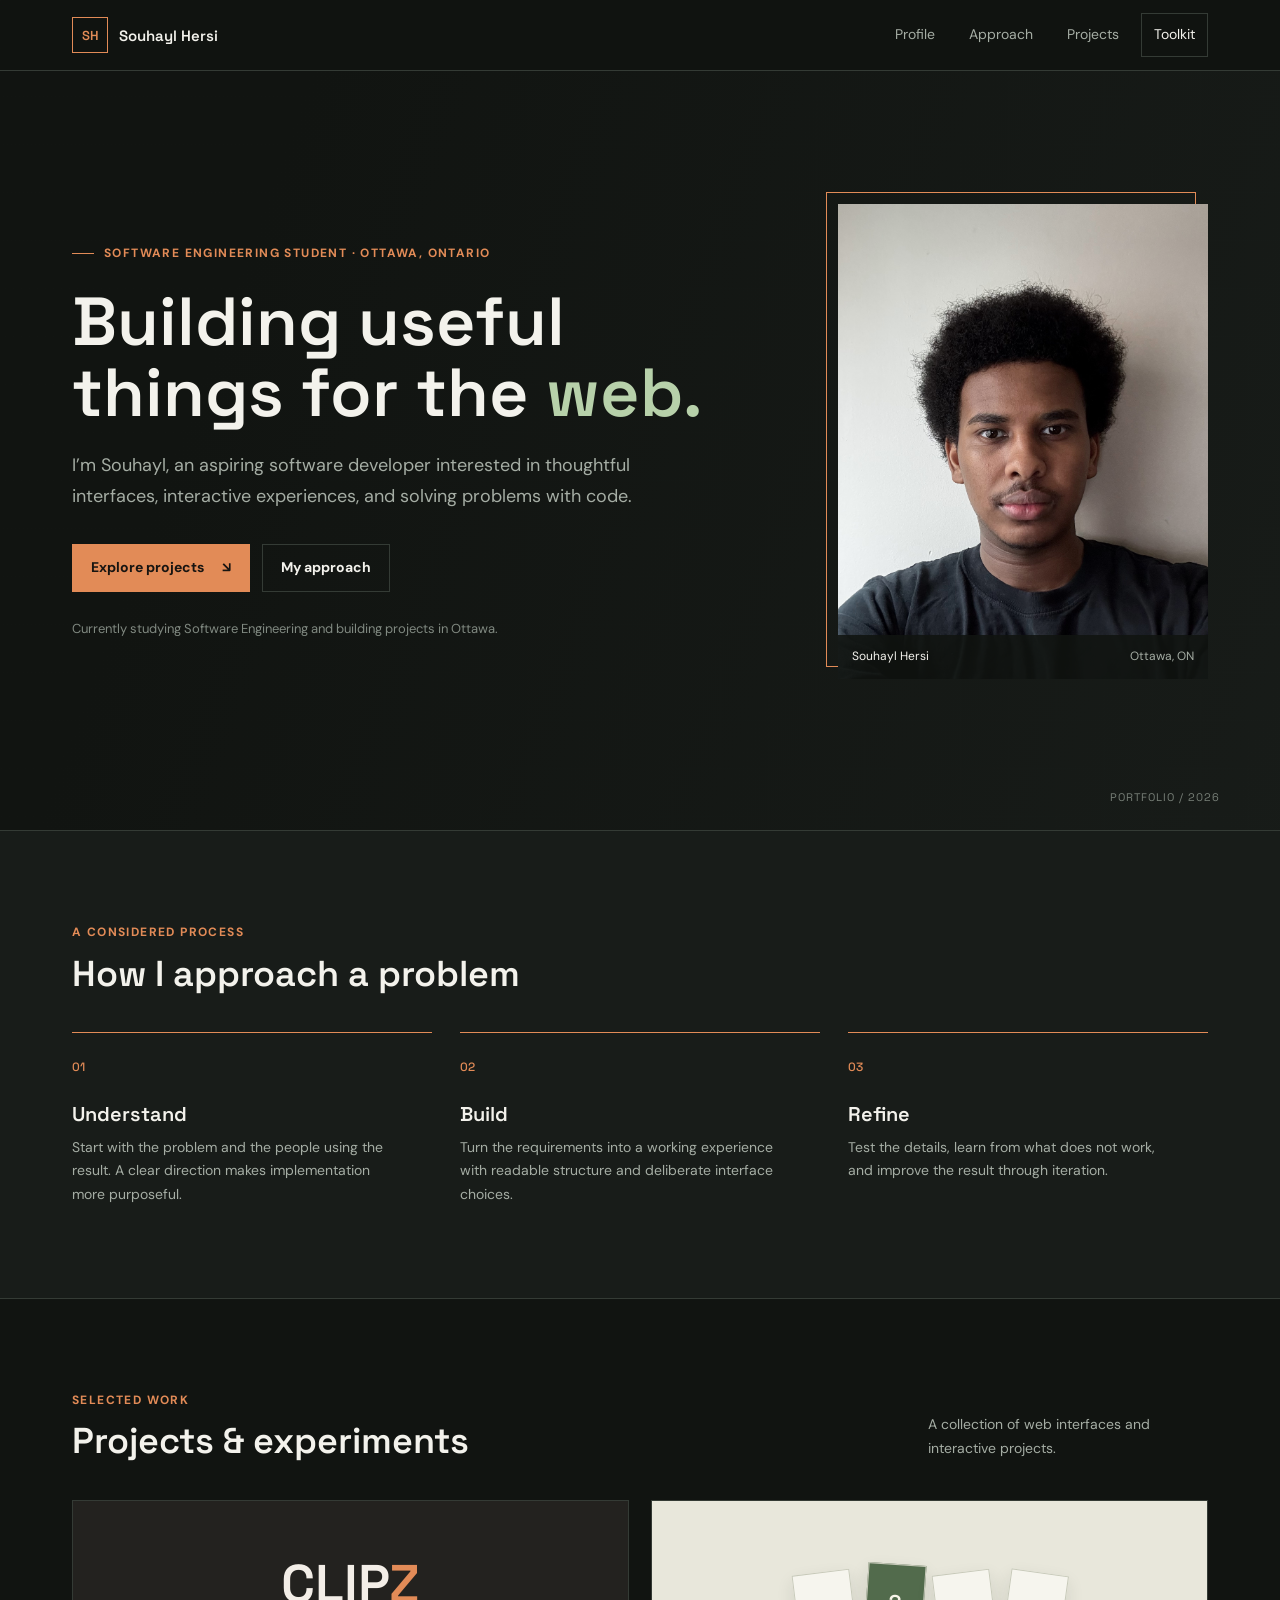
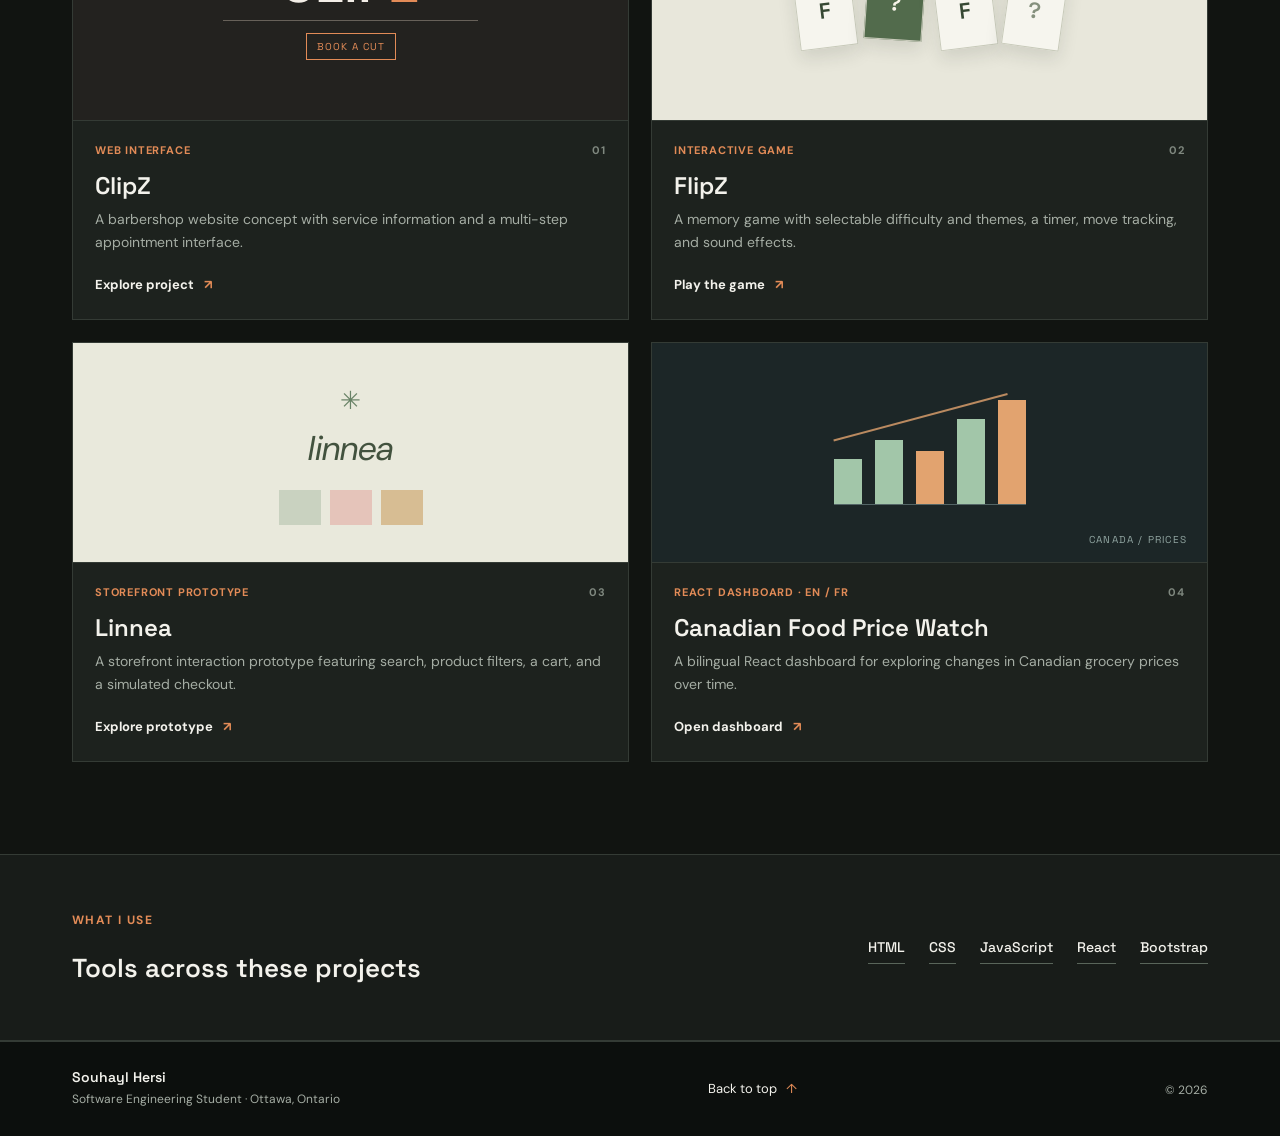
<file: index.html>
<!DOCTYPE html>
<html lang="en">
<head>
  <meta charset="UTF-8" />
  <meta name="viewport" content="width=device-width, initial-scale=1.0" />
  <meta name="description" content="Souhayl Hersi is a software engineering student in Ottawa building thoughtful web experiences and interactive applications." />
  <meta name="theme-color" content="#111411" />
  <title>Souhayl Hersi | Software Engineering Portfolio</title>
  <link rel="preconnect" href="https://fonts.googleapis.com" />
  <link rel="preconnect" href="https://fonts.gstatic.com" crossorigin />
  <link href="https://fonts.googleapis.com/css2?family=DM+Sans:wght@400;500;600;700&family=Space+Grotesk:wght@400;500;600;700&display=swap" rel="stylesheet" />
  <link href="https://cdn.jsdelivr.net/npm/bootstrap@5.3.0/dist/css/bootstrap.min.css" rel="stylesheet" />
  <link rel="stylesheet" href="style.css" />
</head>
<body>
  <a class="skip-link" href="#main">Skip to content</a>
  <nav class="navbar navbar-expand-lg navbar-dark site-nav" aria-label="Main navigation">
    <div class="container">
      <a class="navbar-brand site-brand" href="index.html" aria-label="Souhayl Hersi home">
        <span class="brand-mark" aria-hidden="true">SH</span>
        <span class="brand-name">Souhayl Hersi</span>
      </a>
      <button class="navbar-toggler" type="button" data-bs-toggle="collapse" data-bs-target="#navMenu" aria-controls="navMenu" aria-expanded="false" aria-label="Toggle navigation">
        <span class="navbar-toggler-icon"></span>
      </button>
      <div class="collapse navbar-collapse" id="navMenu">
        <ul class="navbar-nav ms-auto align-items-lg-center">
          <li class="nav-item"><a class="nav-link" href="#profile">Profile</a></li>
          <li class="nav-item"><a class="nav-link" href="#approach">Approach</a></li>
          <li class="nav-item"><a class="nav-link" href="#projects">Projects</a></li>
          <li class="nav-item"><a class="nav-link nav-link-contact" href="#toolkit">Toolkit</a></li>
        </ul>
      </div>
    </div>
  </nav>

  <main id="main">
    <section class="hero-section" id="profile" aria-labelledby="hero-title">
      <div class="container hero-layout">
        <div class="hero-copy">
          <p class="eyebrow"><span class="eyebrow-mark" aria-hidden="true"></span> Software Engineering Student · Ottawa, Ontario</p>
          <h1 class="hero-name" id="hero-title">Building useful things for the <span>web.</span></h1>
          <p class="hero-desc">I’m Souhayl, an aspiring software developer interested in thoughtful interfaces, interactive experiences, and solving problems with code.</p>
          <div class="hero-actions">
            <a href="#projects" class="button button-primary">Explore projects <span aria-hidden="true">↘</span></a>
            <a href="#approach" class="button button-secondary">My approach</a>
          </div>
          <p class="hero-note">Currently studying Software Engineering and building projects in Ottawa.</p>
        </div>
        <figure class="photo-wrap">
          <img src="images/image_SH.jpeg" alt="Portrait of Souhayl Hersi" class="profile-photo" width="2110" height="2937" fetchpriority="high" />
          <figcaption class="photo-caption"><span>Souhayl Hersi</span><span>Ottawa, ON</span></figcaption>
        </figure>
      </div>
      <div class="hero-index" aria-hidden="true">PORTFOLIO / 2026</div>
    </section>

    <section class="approach-section section-band" id="approach" aria-labelledby="approach-title">
      <div class="container">
        <div class="section-heading">
          <p class="eyebrow">A considered process</p>
          <h2 class="section-title" id="approach-title">How I approach a problem</h2>
        </div>
        <div class="approach-grid">
          <article class="approach-item">
            <span class="approach-number">01</span>
            <h3>Understand</h3>
            <p>Start with the problem and the people using the result. A clear direction makes implementation more purposeful.</p>
          </article>
          <article class="approach-item">
            <span class="approach-number">02</span>
            <h3>Build</h3>
            <p>Turn the requirements into a working experience with readable structure and deliberate interface choices.</p>
          </article>
          <article class="approach-item">
            <span class="approach-number">03</span>
            <h3>Refine</h3>
            <p>Test the details, learn from what does not work, and improve the result through iteration.</p>
          </article>
        </div>
      </div>
    </section>

    <section class="projects-section" id="projects" aria-labelledby="projects-title">
      <div class="container">
        <div class="section-heading projects-heading">
          <div>
            <p class="eyebrow">Selected work</p>
            <h2 class="section-title" id="projects-title">Projects & experiments</h2>
          </div>
          <p class="section-aside">A collection of web interfaces and interactive projects.</p>
        </div>
        <div class="project-grid">
          <a href="clipz-booking-demo.html" class="project-card" aria-label="Explore ClipZ barbershop booking interface concept">
            <div class="project-thumb thumb-clipz" aria-hidden="true"><span class="thumb-label">CLIP<span>Z</span></span><span class="thumb-line"></span><span class="thumb-button">BOOK A CUT</span></div>
            <div class="project-body">
              <div class="project-meta"><span>Web interface</span><span>01</span></div>
              <h3>ClipZ</h3>
              <p>A barbershop website concept with service information and a multi-step appointment interface.</p>
              <span class="project-link">Explore project <span aria-hidden="true">↗</span></span>
            </div>
          </a>
          <a href="flipz-memory-game.html" class="project-card" aria-label="Play FlipZ memory game">
            <div class="project-thumb thumb-flipz" aria-hidden="true"><span class="mini-card">F</span><span class="mini-card mini-card-accent">?</span><span class="mini-card">F</span><span class="mini-card mini-card-muted">?</span></div>
            <div class="project-body">
              <div class="project-meta"><span>Interactive game</span><span>02</span></div>
              <h3>FlipZ</h3>
              <p>A memory game with selectable difficulty and themes, a timer, move tracking, and sound effects.</p>
              <span class="project-link">Play the game <span aria-hidden="true">↗</span></span>
            </div>
          </a>
          <a href="linnea-storefront-demo.html" class="project-card" aria-label="Explore Linnea storefront prototype">
            <div class="project-thumb thumb-linnea" aria-hidden="true"><span class="linnea-leaf">✳</span><span class="linnea-word">linnea</span><span class="linnea-products"><i></i><i></i><i></i></span></div>
            <div class="project-body">
              <div class="project-meta"><span>Storefront prototype</span><span>03</span></div>
              <h3>Linnea</h3>
              <p>A storefront interaction prototype featuring search, product filters, a cart, and a simulated checkout.</p>
              <span class="project-link">Explore prototype <span aria-hidden="true">↗</span></span>
            </div>
          </a>
          <a href="dashboard.html" class="project-card" aria-label="Explore Canadian Food Price Watch dashboard">
            <div class="project-thumb thumb-dashboard" aria-hidden="true"><span class="chart-bars"><i></i><i></i><i></i><i></i><i></i></span><span class="chart-line"></span><span class="chart-caption">CANADA / PRICES</span></div>
            <div class="project-body">
              <div class="project-meta"><span>React dashboard · EN / FR</span><span>04</span></div>
              <h3>Canadian Food Price Watch</h3>
              <p>A bilingual React dashboard for exploring changes in Canadian grocery prices over time.</p>
              <span class="project-link">Open dashboard <span aria-hidden="true">↗</span></span>
            </div>
          </a>
        </div>
      </div>
    </section>

    <section class="toolkit-section section-band" id="toolkit" aria-labelledby="toolkit-title">
      <div class="container toolkit-layout">
        <div>
          <p class="eyebrow">What I use</p>
          <h2 class="section-title" id="toolkit-title">Tools across these projects</h2>
        </div>
        <ul class="tool-list" aria-label="Technologies used in the featured projects">
          <li>HTML</li><li>CSS</li><li>JavaScript</li><li>React</li><li>Bootstrap</li>
        </ul>
      </div>
    </section>
  </main>

  <footer class="site-footer">
    <div class="container footer-inner">
      <div>
        <p class="footer-name">Souhayl Hersi</p>
        <p class="footer-sub">Software Engineering Student · Ottawa, Ontario</p>
      </div>
      <a class="back-to-top" href="#main">Back to top <span aria-hidden="true">↑</span></a>
      <p class="footer-copy">© 2026</p>
    </div>
  </footer>

  <script src="https://cdn.jsdelivr.net/npm/bootstrap@5.3.0/dist/js/bootstrap.bundle.min.js"></script>
</body>
</html>
</file>
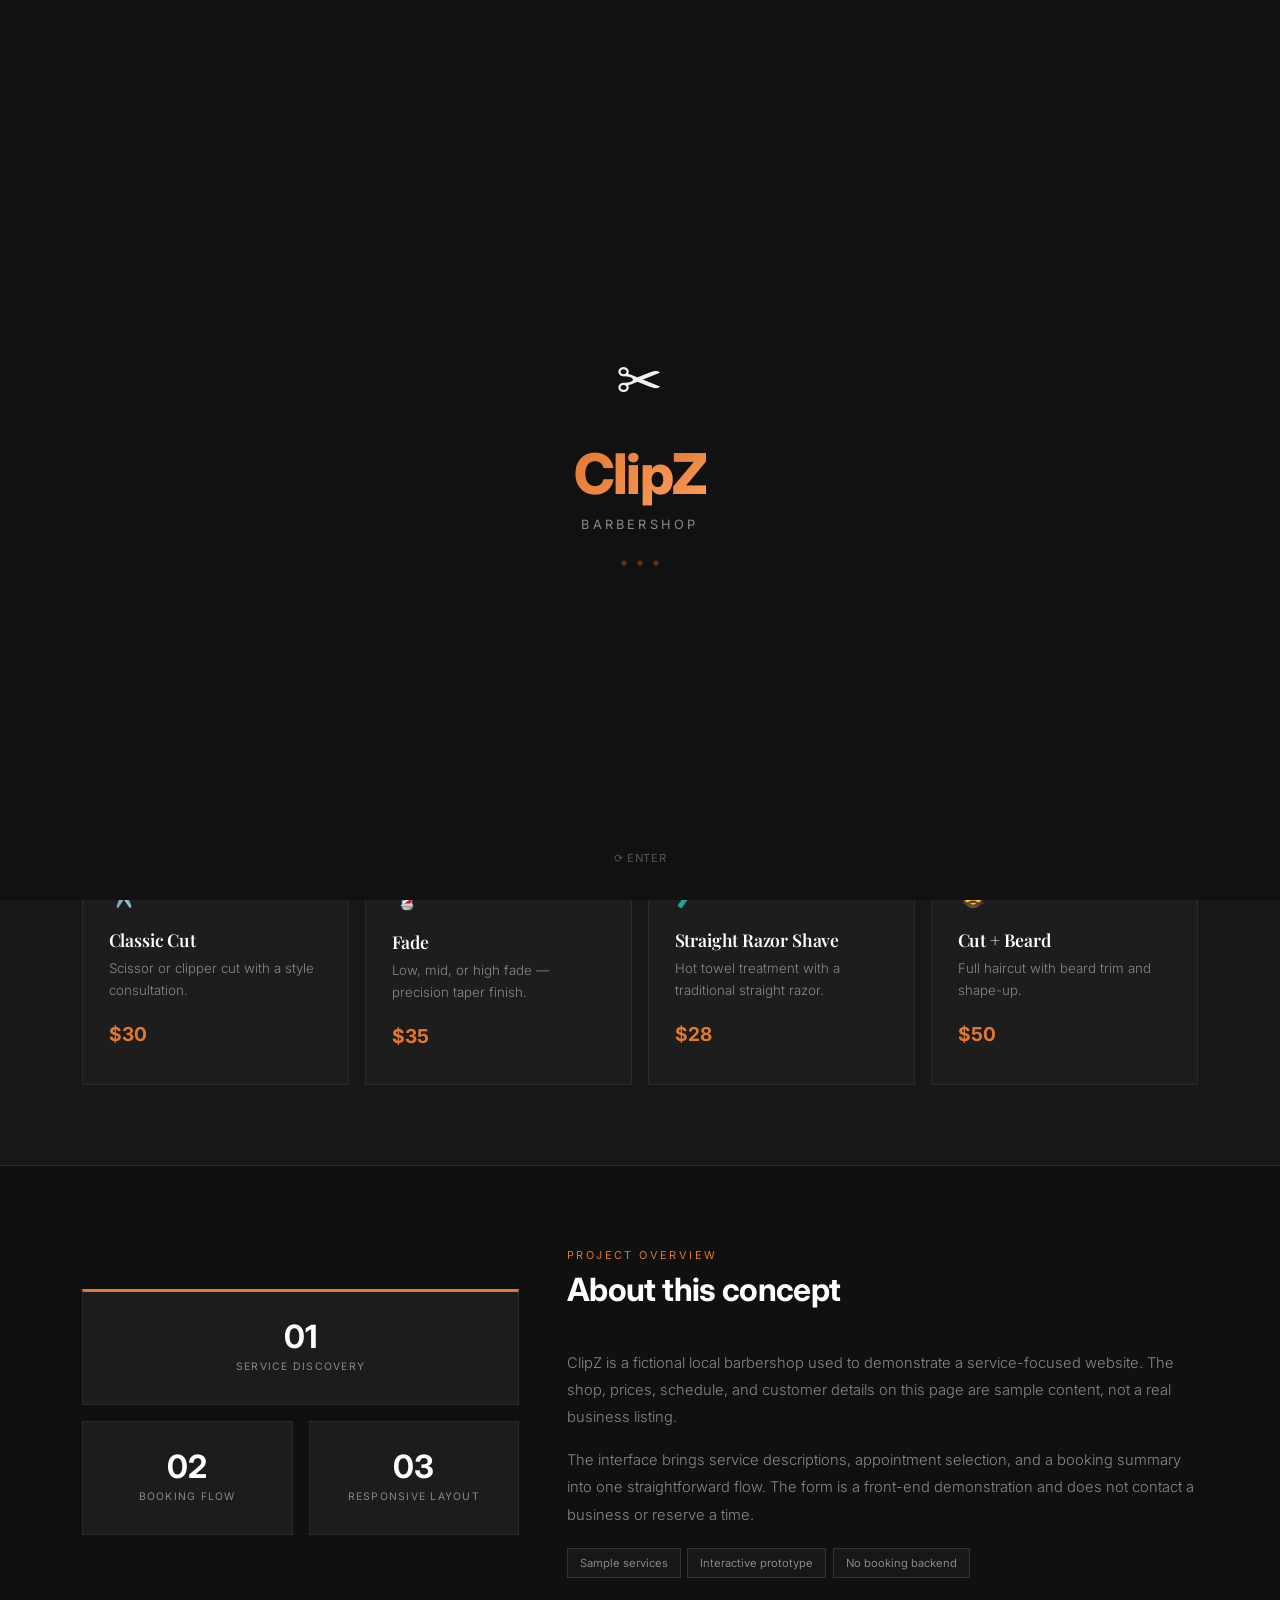
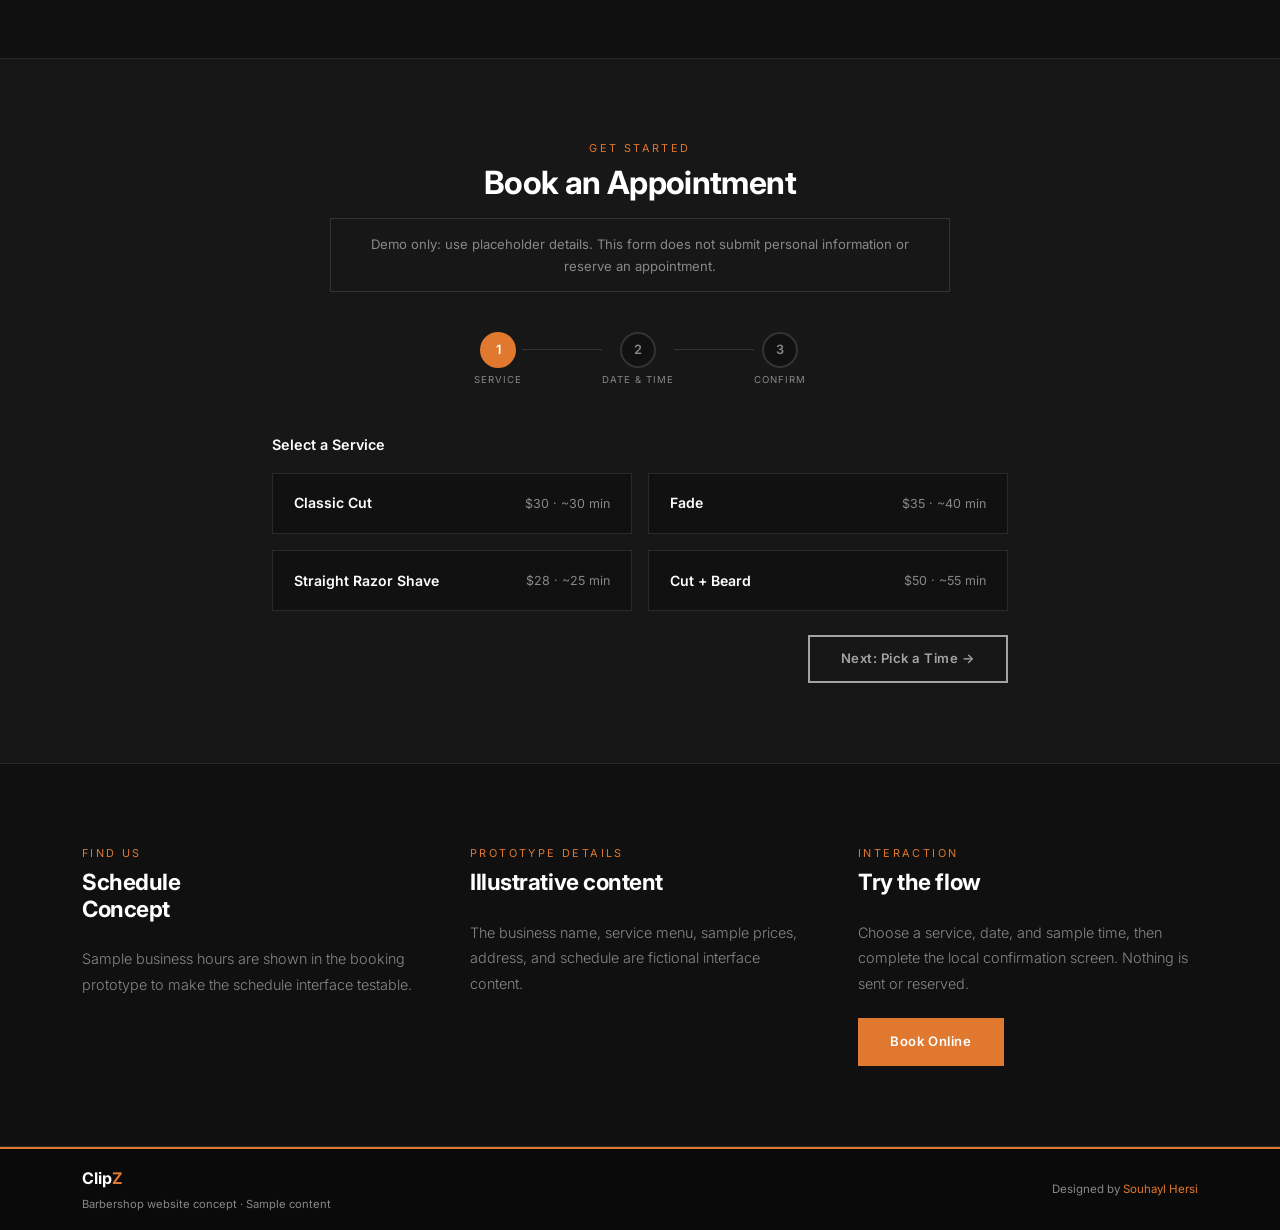
<file: clipz-booking-demo.html>
<!DOCTYPE html>
<html lang="en">
<head>
  <meta charset="UTF-8" />
  <meta name="viewport" content="width=device-width, initial-scale=1.0"/>
  <title>ClipZ | Ottawa Barbershop</title>

  <!-- Bootstrap 5 CSS -->
  <link href="https://cdn.jsdelivr.net/npm/bootstrap@5.3.0/dist/css/bootstrap.min.css" rel="stylesheet"/>

  <!-- Google Fonts -->
  <link href="https://fonts.googleapis.com/css2?family=Inter:wght@300;400;500;600;700&display=swap" rel="stylesheet"/>
  <link href="https://fonts.googleapis.com/css2?family=Playfair+Display:wght@400;500;600;700&display=swap" rel="stylesheet"/>

  <!-- CSS -->
  <link rel="stylesheet" href="clipz-booking-demo.css"/>

</head>
<body>

  <!-- ANIMATED BACKGROUND CANVAS -->
  <canvas id="bg-canvas"></canvas>

  <!-- SPLASH SCREEN -->
  <div id="splashScreen" class="splash-overlay">
    <div class="splash-content">
      <div class="splash-icon">✂</div>
      <div class="splash-initials">Clip<span class="splash-accent">Z</span></div>
      <div class="splash-title">Barbershop</div>
      <div class="splash-loader">
        <span></span><span></span><span></span>
      </div>
    </div>
    <div class="splash-skip" id="skipSplashBtn">⟳ ENTER</div>
  </div>

  <!-- NAVBAR -->
  <nav class="navbar navbar-expand-lg navbar-dark px-4 site-nav fixed-top">
    <a class="navbar-brand site-brand" href="index.html">
      <span class="brand-name">Clip<span class="brand-accent">Z</span></span>
    </a>
    <button class="navbar-toggler" type="button" data-bs-toggle="collapse" data-bs-target="#navMenu" aria-controls="navMenu" aria-expanded="false" aria-label="Toggle navigation">
      <span class="navbar-toggler-icon"></span>
    </button>
    <div class="collapse navbar-collapse" id="navMenu">
      <ul class="navbar-nav ms-auto align-items-lg-center gap-lg-1">
        <li class="nav-item"><a class="nav-link" href="#services">Services</a></li>
        <li class="nav-item"><a class="nav-link" href="#about">About</a></li>
        <li class="nav-item"><a class="nav-link" href="#contact">Project Details</a></li>
        <li class="nav-item ms-lg-3">
          <a class="nav-link nav-book" href="#booking">Book Now</a>
        </li>
      </ul>
    </div>
  </nav>

  <!-- HERO -->
  <section id="hero" class="hero-section">
    <div class="container">
      <div class="row align-items-center g-5">
        <div class="col-lg-7">
          <p class="eyebrow">Barbershop website concept</p>
          <h1 class="hero-name">GET SHARP.<br><span class="outline-text">STAY SHARP.</span></h1>
          <p class="hero-desc">
            A fictional barbershop concept exploring service discovery and a guided appointment flow. Business details, prices, and availability are illustrative; no appointments are submitted.
          </p>
          <div class="d-flex gap-3 flex-wrap">
            <a href="#booking" class="btn btn-primary-custom">Book an Appointment</a>
            <a href="#services" class="btn btn-secondary-custom">View Services</a>
          </div>
        </div>
        <div class="col-lg-5 d-flex justify-content-center">
          <div class="hero-badge">
            <div class="badge-inner">
              <span class="badge-top">Concept</span>
              <span class="badge-year">UI</span>
              <span class="badge-bottom">Ottawa, ON</span>
            </div>
          </div>
        </div>
      </div>
    </div>
  </section>

  <!-- SERVICES -->
  <section id="services" class="services-section">
    <div class="container">
      <p class="section-eyebrow">What We Offer</p>
      <h2 class="section-title">Our Services</h2>
      <div class="row g-3">

        <div class="col-md-6 col-lg-3">
          <div class="service-card">
            <div class="service-icon">✂️</div>
            <h5>Classic Cut</h5>
            <p>Scissor or clipper cut with a style consultation.</p>
            <span class="service-price">$30</span>
          </div>
        </div>

        <div class="col-md-6 col-lg-3">
          <div class="service-card featured">
            <div class="service-badge-label">Popular</div>
            <div class="service-icon">💈</div>  
            <h5>Fade</h5>
            <p>Low, mid, or high fade — precision taper finish.</p>
            <span class="service-price">$35</span>
          </div>
        </div>

        <div class="col-md-6 col-lg-3">
          <div class="service-card">
            <div class="service-icon">🪒</div>
            <h5>Straight Razor Shave</h5>
            <p>Hot towel treatment with a traditional straight razor.</p>
            <span class="service-price">$28</span>
          </div>
        </div>

        <div class="col-md-6 col-lg-3">
          <div class="service-card">
            <div class="service-icon">🧔</div>
            <h5>Cut + Beard</h5>
            <p>Full haircut with beard trim and shape-up.</p>
            <span class="service-price">$50</span>
          </div>
        </div>

      </div>
    </div>
  </section>

  <!-- ABOUT -->
  <section id="about" class="about-section">
    <div class="container">
      <div class="row align-items-center g-5">
        <div class="col-lg-5">
          <div class="about-img-block">
            <div class="about-stat-box">
              <span class="stat-n">01</span>
              <span class="stat-l">Service discovery</span>
            </div>
            <div class="about-stat-box">
              <span class="stat-n">02</span>
              <span class="stat-l">Booking flow</span>
            </div>
            <div class="about-stat-box">
              <span class="stat-n">03</span>
              <span class="stat-l">Responsive layout</span>
            </div>
          </div>
        </div>
        <div class="col-lg-7">
          <p class="section-eyebrow">Project overview</p>
          <h2 class="section-title">About this concept</h2>
          <p class="about-text">
            ClipZ is a fictional local barbershop used to demonstrate a service-focused website. The shop, prices, schedule, and customer details on this page are sample content, not a real business listing.
          </p>
          <p class="about-text">
            The interface brings service descriptions, appointment selection, and a booking summary into one straightforward flow. The form is a front-end demonstration and does not contact a business or reserve a time.
          </p>
          <div class="about-tags">
            <span class="a-tag">Sample services</span>
            <span class="a-tag">Interactive prototype</span>
            <span class="a-tag">No booking backend</span>
          </div>
        </div>
      </div>
    </div>
  </section>

  <!-- BOOKING -->
  <section id="booking" class="booking-section">
    <div class="container">
      <div class="row justify-content-center">
        <div class="col-lg-8">
          <p class="section-eyebrow text-center">Get Started</p>
          <h2 class="section-title text-center">Book an Appointment</h2>
          <p class="prototype-notice" role="note">Demo only: use placeholder details. This form does not submit personal information or reserve an appointment.</p>

          <div class="step-indicator mb-5">
            <div class="step active" id="step-dot-1"><span>1</span><small>Service</small></div>
            <div class="step-line"></div>
            <div class="step" id="step-dot-2"><span>2</span><small>Date & Time</small></div>
            <div class="step-line"></div>
            <div class="step" id="step-dot-3"><span>3</span><small>Confirm</small></div>
          </div>

          <div id="step-1" class="booking-step">
            <h5 class="step-heading">Select a Service</h5>
            <div class="row g-3 mb-4">
              <div class="col-md-6">
                <button type="button" class="book-option" data-service="Classic Cut - $30" aria-pressed="false">
                  <strong>Classic Cut</strong>
                  <span>$30  ·  ~30 min</span>
                </button>
              </div>
              <div class="col-md-6">
                <button type="button" class="book-option" data-service="Fade - $35" aria-pressed="false">
                  <strong>Fade</strong>
                  <span>$35  ·  ~40 min</span>
                </button>
              </div>
              <div class="col-md-6">
                <button type="button" class="book-option" data-service="Straight Razor Shave - $28" aria-pressed="false">
                  <strong>Straight Razor Shave</strong>
                  <span>$28  ·  ~25 min</span>
                </button>
              </div>
              <div class="col-md-6">
                <button type="button" class="book-option" data-service="Cut + Beard - $50" aria-pressed="false">
                  <strong>Cut + Beard</strong>
                  <span>$50  ·  ~55 min</span>
                </button>
              </div>
            </div>
            <div class="d-flex justify-content-end">
              <button class="btn btn-primary-custom" onclick="goToStep(2)" id="btn-step-1" disabled>
                Next: Pick a Time →
              </button>
            </div>
          </div>

          <div id="step-2" class="booking-step d-none">
            <h5 class="step-heading">Choose a Date & Time</h5>
            <div class="row g-3 mb-4">
              <div class="col-md-6">
                <label class="form-label-custom" for="booking-date">Date</label>
                <input type="date" id="booking-date" class="form-input-custom" onchange="loadTimes()" required />
              </div>
              <div class="col-md-6">
                <label class="form-label-custom">Available Times</label>
                <div id="time-slots" class="time-slot-grid">
                  <p class="slot-placeholder">Select a date to see availability.</p>
                </div>
              </div>
            </div>
            <div class="d-flex justify-content-between">
              <button class="btn btn-secondary-custom" onclick="goToStep(1)">← Back</button>
              <button class="btn btn-primary-custom" onclick="goToStep(3)" id="btn-step-2" disabled>
                Next: Confirm →
              </button>
            </div>
          </div>

          <div id="step-3" class="booking-step d-none">
            <h5 class="step-heading">Your Name</h5>
            <div class="row g-3 mb-4">
              <div class="col-md-6">
                <label class="form-label-custom" for="fname">First Name</label>
                <input type="text" id="fname" class="form-input-custom" placeholder="Alex" autocomplete="given-name" required />
              </div>
              <div class="col-md-6">
                <label class="form-label-custom" for="lname">Last Name</label>
                <input type="text" id="lname" class="form-input-custom" placeholder="Taylor" autocomplete="family-name" required />
              </div>
              <div class="col-12">
                <label class="form-label-custom" for="phone">Phone Number</label>
                <input type="tel" id="phone" class="form-input-custom" placeholder="555-0100" autocomplete="tel" required />
              </div>
            </div>
            <div class="booking-summary mb-4">
              <p class="summary-label">Booking Summary</p>
              <div class="summary-row"><span>Service</span><strong id="summary-service">—</strong></div>
              <div class="summary-row"><span>Date</span><strong id="summary-date">—</strong></div>
              <div class="summary-row"><span>Time</span><strong id="summary-time">—</strong></div>
            </div>
            <div class="d-flex justify-content-between">
              <button class="btn btn-secondary-custom" onclick="goToStep(2)">← Back</button>
              <button class="btn btn-primary-custom" onclick="confirmBooking()">Confirm Booking</button>
            </div>
          </div>

          <div id="booking-confirmed" class="booking-confirmed d-none">
            <div class="confirm-icon">✓</div>
            <h4>Demo flow complete</h4>
            <p id="confirm-msg"></p>
            <button class="btn btn-secondary-custom mt-3" onclick="resetBooking()">Book Another</button>
          </div>

        </div>
      </div>
    </div>
  </section>

  <!-- HOURS & CONTACT -->
  <section id="contact" class="contact-section">
    <div class="container">
      <div class="row g-5">
        <div class="col-md-4">
          <p class="section-eyebrow">Find Us</p>
          <h3 class="contact-heading">Schedule<br>Concept</h3>
          <p class="contact-detail">Sample business hours are shown in the booking prototype to make the schedule interface testable.</p>
        </div>
        <div class="col-md-4">
          <p class="section-eyebrow">Prototype details</p>
          <h3 class="contact-heading">Illustrative content</h3>
          <p class="contact-detail">The business name, service menu, sample prices, address, and schedule are fictional interface content.</p>
        </div>
        <div class="col-md-4">
          <p class="section-eyebrow">Interaction</p>
          <h3 class="contact-heading">Try the flow</h3>
          <p class="contact-detail">
            Choose a service, date, and sample time, then complete the local confirmation screen. Nothing is sent or reserved.
          </p>
          <a href="#booking" class="btn btn-primary-custom mt-2">Book Online</a>
        </div>
      </div>
    </div>
  </section>

  <!-- FOOTER (shorter version) -->
  <footer class="site-footer">
    <div class="container d-flex justify-content-between align-items-center flex-wrap gap-3">
      <div>
        <p class="footer-brand">Clip<span class="brand-accent">Z</span></p>
        <p class="footer-sub">Barbershop website concept · Sample content</p>
      </div>
      <p class="footer-designed">Designed by <a href="index.html" class="footer-link">Souhayl Hersi</a></p>
    </div>
  </footer>

  <!-- Bootstrap 5 JS -->
  <script src="https://cdn.jsdelivr.net/npm/bootstrap@5.3.0/dist/js/bootstrap.bundle.min.js"></script>

  <!-- External JavaScript -->
  <script src="clipz-booking-demo.js"></script>
</body>
</html>
</file>
<file: style.css>
:root {
  --bg: #111411;
  --bg-2: #181c19;
  --bg-card: #1d221e;
  --text: #f3f2ec;
  --text-muted: #a5ada4;
  --orange: #e28b57;
  --border: #343b35;
  --green: #b7d1aa;
  --font-display: 'Space Grotesk', sans-serif;
  --font-body: 'DM Sans', sans-serif;
}

html { scroll-behavior: smooth; scroll-padding-top: 84px; }
body {
  background-color: var(--bg);
  background-image: linear-gradient(rgba(255,255,255,.018) 1px, transparent 1px), linear-gradient(90deg, rgba(255,255,255,.018) 1px, transparent 1px);
  background-size: 48px 48px;
  color: var(--text);
  font-family: var(--font-body);
  font-size: 16px;
  line-height: 1.65;
}

a { color: inherit; }
a:focus-visible, button:focus-visible { outline: 2px solid var(--orange); outline-offset: 4px; }
.container { max-width: 1160px; }
.skip-link {
  position: fixed;
  top: 8px;
  left: 8px;
  z-index: 2000;
  padding: 10px 14px;
  background: var(--orange);
  color: #171411;
  transform: translateY(-150%);
}
.skip-link:focus { transform: translateY(0); }

.site-nav {
  position: sticky;
  top: 0;
  z-index: 1020;
  padding: 12px 0;
  background: rgba(17, 20, 17, .96) !important;
  border-bottom: 1px solid var(--border);
  backdrop-filter: blur(12px);
}
.site-brand { display: inline-flex; align-items: center; gap: 11px; margin: 0; }
.brand-mark {
  display: grid;
  width: 36px;
  height: 36px;
  place-items: center;
  border: 1px solid var(--orange);
  color: var(--orange);
  font: 600 13px var(--font-display);
}
.brand-name { color: var(--text); font: 600 15px var(--font-display); }
.navbar-nav { gap: 10px; }
.navbar-nav .nav-link {
  padding: 9px 12px !important;
  color: var(--text-muted) !important;
  font-size: 14px;
  transition: color .18s ease;
}
.navbar-nav .nav-link:hover, .navbar-nav .nav-link:focus-visible { color: var(--text) !important; }
.navbar-nav .nav-link-contact { color: var(--text) !important; border: 1px solid var(--border); }
.navbar-toggler { border-color: var(--border); border-radius: 2px; }
.navbar-toggler:focus { box-shadow: 0 0 0 2px rgba(226,139,87,.3); }

.hero-section {
  position: relative;
  display: flex;
  align-items: center;
  min-height: min(760px, calc(100svh - 62px));
  padding: 70px 0 88px;
  overflow: hidden;
  border-bottom: 1px solid var(--border);
  background: linear-gradient(110deg, rgba(17,20,17,.98) 20%, rgba(24,28,25,.92) 100%);
}
.hero-layout { display: grid; grid-template-columns: minmax(0, 1fr) 370px; align-items: center; gap: 90px; }
.hero-copy { max-width: 670px; }
.eyebrow {
  display: flex;
  align-items: center;
  gap: 10px;
  margin: 0 0 22px;
  color: var(--orange);
  font-size: 12px;
  font-weight: 700;
  text-transform: uppercase;
  letter-spacing: 1.4px;
}
.eyebrow-mark { width: 22px; height: 1px; background: var(--orange); }
.hero-name { max-width: 700px; margin: 0 0 22px; color: var(--text); font: 600 68px/1.05 var(--font-display); }
.hero-name span { color: var(--green); }
.hero-desc { max-width: 560px; margin: 0; color: var(--text-muted); font-size: 18px; line-height: 1.7; }
.hero-actions { display: flex; flex-wrap: wrap; gap: 12px; margin-top: 32px; }
.button {
  display: inline-flex;
  min-height: 48px;
  align-items: center;
  justify-content: center;
  gap: 18px;
  padding: 11px 18px;
  border: 1px solid transparent;
  font-size: 14px;
  font-weight: 700;
  text-decoration: none;
  transition: background-color .18s ease, border-color .18s ease, color .18s ease, transform .18s ease;
}
.button:hover { transform: translateY(-2px); }
.button-primary { background: var(--orange); color: #171411; }
.button-primary:hover { background: #f0a575; color: #171411; }
.button-secondary { border-color: var(--border); color: var(--text); }
.button-secondary:hover { border-color: var(--text-muted); color: var(--text); }
.hero-note { margin: 26px 0 0; color: #808981; font-size: 13px; }
.photo-wrap { position: relative; width: 100%; max-width: 370px; margin: 0; }
.photo-wrap::before { position: absolute; inset: -12px 12px 12px -12px; border: 1px solid var(--orange); content: ''; }
.profile-photo { position: relative; display: block; width: 100%; height: 475px; object-fit: cover; object-position: center 42%; filter: saturate(.82); }
.photo-caption {
  position: absolute;
  right: 0;
  bottom: 0;
  left: 0;
  display: flex;
  justify-content: space-between;
  gap: 12px;
  padding: 12px 14px;
  background: rgba(17,20,17,.88);
  color: var(--text);
  font-size: 12px;
}
.photo-caption span:last-child { color: var(--text-muted); }
.hero-index { position: absolute; right: max(24px, calc((100vw - 1160px) / 2)); bottom: 26px; color: #777f77; font: 11px var(--font-display); letter-spacing: 1px; }

.section-band { background: var(--bg-2); }
.approach-section, .projects-section, .toolkit-section { padding: 92px 0; border-bottom: 1px solid var(--border); }
.section-heading { margin-bottom: 36px; }
.section-heading .eyebrow { margin-bottom: 10px; }
.section-title { margin: 0; color: var(--text); font: 600 36px/1.2 var(--font-display); letter-spacing: 0; }
.approach-grid { display: grid; grid-template-columns: repeat(3, minmax(0, 1fr)); gap: 28px; }
.approach-item { padding: 20px 20px 0 0; border-top: 1px solid var(--orange); }
.approach-number { color: var(--orange); font: 500 12px var(--font-display); }
.approach-item h3 { margin: 22px 0 9px; color: var(--text); font: 600 20px var(--font-display); }
.approach-item p { max-width: 330px; margin: 0; color: var(--text-muted); font-size: 14px; }

.projects-section { background: var(--bg); }
.projects-heading { display: flex; align-items: end; justify-content: space-between; gap: 24px; }
.section-aside { max-width: 280px; margin: 0 0 4px; color: var(--text-muted); font-size: 14px; }
.project-grid { display: grid; grid-template-columns: repeat(2, minmax(0, 1fr)); gap: 22px; }
.project-card { min-width: 0; overflow: hidden; background: var(--bg-card); border: 1px solid var(--border); color: inherit; text-decoration: none; transition: border-color .2s ease, transform .2s ease; }
.project-card:hover { border-color: #69756a; color: inherit; transform: translateY(-3px); }
.project-thumb { position: relative; display: flex; height: 220px; align-items: center; justify-content: center; overflow: hidden; border-bottom: 1px solid var(--border); }
.thumb-clipz { flex-direction: column; gap: 12px; background: #23221f; }
.thumb-label { color: #f3eee7; font: 600 53px/.9 var(--font-display); }
.thumb-label span { color: var(--orange); }
.thumb-line { width: 46%; height: 1px; background: #676159; }
.thumb-button { padding: 6px 10px; border: 1px solid var(--orange); color: var(--orange); font: 10px var(--font-display); letter-spacing: 1px; }
.thumb-flipz { gap: 12px; background: #e8e7db; }
.mini-card { display: grid; width: 58px; height: 76px; place-items: center; border: 1px solid #c8caba; background: #f6f5ee; color: #364833; font: 600 22px var(--font-display); box-shadow: 0 8px 18px rgba(31,43,32,.12); transform: rotate(-7deg); }
.mini-card-accent { background: #526b4c; color: #f7f4e9; transform: translateY(-8px) rotate(4deg); }
.mini-card-muted { color: #85907d; transform: rotate(8deg); }
.thumb-linnea { flex-direction: column; gap: 4px; background: #e9e9dc; color: #42523e; }
.linnea-leaf { color: #688266; font-size: 25px; }
.linnea-word { font: italic 34px var(--font-body); }
.linnea-products { display: flex; gap: 9px; margin-top: 15px; }
.linnea-products i { width: 42px; height: 35px; background: #c9d2c0; }
.linnea-products i:nth-child(2) { background: #e5c4ba; }
.linnea-products i:nth-child(3) { background: #d7bd93; }
.thumb-dashboard { background: #1c2627; }
.chart-bars { display: flex; height: 105px; align-items: end; gap: 13px; border-bottom: 1px solid #536566; }
.chart-bars i { width: 28px; height: 43%; background: #a2c6a9; }
.chart-bars i:nth-child(2) { height: 62%; }
.chart-bars i:nth-child(3) { height: 51%; background: #e2a36f; }
.chart-bars i:nth-child(4) { height: 82%; }
.chart-bars i:nth-child(5) { height: 100%; background: #e2a36f; }
.chart-line { position: absolute; width: 180px; height: 65px; border-top: 2px solid #e2a36f; transform: rotate(-15deg) translateY(-5px); opacity: .8; }
.chart-caption { position: absolute; right: 20px; bottom: 16px; color: #91a5a1; font: 10px var(--font-display); letter-spacing: 1.2px; }
.project-body { padding: 20px 22px 22px; }
.project-meta { display: flex; justify-content: space-between; gap: 10px; color: var(--orange); font-size: 11px; font-weight: 700; text-transform: uppercase; letter-spacing: .8px; }
.project-meta span:last-child { color: #7f887f; }
.project-body h3 { margin: 13px 0 7px; color: var(--text); font: 600 24px/1.2 var(--font-display); }
.project-body p { min-height: 48px; margin: 0; color: var(--text-muted); font-size: 14px; }
.project-link { display: inline-flex; align-items: center; gap: 10px; margin-top: 18px; color: var(--text); font-size: 13px; font-weight: 700; }
.project-link span { color: var(--orange); transition: transform .18s ease; }
.project-card:hover .project-link span { transform: translate(2px, -2px); }

.toolkit-section { padding: 56px 0; }
.toolkit-layout { display: flex; align-items: center; justify-content: space-between; gap: 36px; }
.toolkit-layout .section-title { font-size: 26px; }
.tool-list { display: flex; flex-wrap: wrap; justify-content: flex-end; gap: 10px 24px; margin: 0; padding: 0; list-style: none; }
.tool-list li { padding: 7px 0; border-bottom: 1px solid #59655a; color: var(--text); font: 500 14px var(--font-display); }

.site-footer { padding: 26px 0; background: #0c0f0d; border-top: 1px solid var(--border); }
.footer-inner { display: flex; align-items: center; justify-content: space-between; gap: 20px; }
.footer-name { margin: 0; color: var(--text); font: 600 14px var(--font-display); }
.footer-sub, .footer-copy { margin: 4px 0 0; color: var(--text-muted); font-size: 12px; }
.back-to-top { color: var(--text); font-size: 13px; text-decoration: none; }
.back-to-top span { margin-left: 6px; color: var(--orange); }
.back-to-top:hover { color: var(--orange); }

@media (max-width: 991.98px) {
  .hero-layout { grid-template-columns: minmax(0, 1fr) 300px; gap: 48px; }
  .hero-name { font-size: 56px; }
  .profile-photo { height: 410px; }
}
@media (max-width: 767.98px) {
  .hero-section { min-height: 0; padding: 64px 0 74px; }
  .hero-layout { grid-template-columns: 1fr; gap: 40px; }
  .hero-name { max-width: 560px; font-size: 48px; }
  .hero-desc { font-size: 16px; }
  .photo-wrap { max-width: 330px; justify-self: center; }
  .profile-photo { height: 400px; }
  .hero-index { right: 20px; bottom: 18px; }
  .approach-section, .projects-section { padding: 68px 0; }
  .approach-grid { grid-template-columns: 1fr; gap: 28px; }
  .approach-item { padding-top: 16px; }
  .approach-item h3 { margin-top: 13px; }
  .section-title { font-size: 31px; }
  .projects-heading { align-items: start; flex-direction: column; gap: 12px; }
  .section-aside { margin: 0; }
  .project-grid { grid-template-columns: 1fr; }
  .project-thumb { height: 210px; }
  .project-body p { min-height: 0; }
  .toolkit-layout { align-items: start; flex-direction: column; gap: 20px; }
  .toolkit-layout .section-title { font-size: 24px; }
  .tool-list { justify-content: flex-start; }
}
@media (max-width: 480px) {
  .hero-name { font-size: 42px; }
  .hero-actions { align-items: stretch; flex-direction: column; }
  .button { width: 100%; }
  .section-title { font-size: 28px; }
  .footer-inner { align-items: start; flex-wrap: wrap; }
  .footer-copy { width: 100%; margin-top: 0; }
}
@media (prefers-reduced-motion: reduce) {
  *, *::before, *::after { scroll-behavior: auto !important; animation-duration: .01ms !important; animation-iteration-count: 1 !important; transition-duration: .01ms !important; }
}
</file>
<file: clipz-booking-demo.css>
:root {
  --bg:           #111111;
  --bg-2:         #181818;
  --bg-card:      #1E1E1E;
  --text:         #F0F0F0;
  --text-muted:   #888888;
  --orange:       #E07830;
  --orange-dark:  #B85F20;
  --border:       #2A2A2A;
  --border-lt:    #333333;
  --white:        #FFFFFF;

  /* keeps canvas visible behind content */
  --bg-t:         rgba(17, 17, 17, 0.88);
  --bg-2-t:       rgba(24, 24, 24, 0.88);
  --bg-card-t:    rgba(30, 30, 30, 0.90);
  --bg-input-t:   rgba(17, 17, 17, 0.95);
}

/* ═══════════ANIMATED BACKGROUND (full screen)════════ */
#bg-canvas {
  position: fixed;
  top: 0;
  left: 0;
  width: 100%;
  height: 100%;
  z-index: 0;
  pointer-events: none;
}

/* ═════BASE
══════════════════════ */
*, *::before, *::after { box-sizing: border-box; margin: 0; padding: 0; }
html { scroll-behavior: smooth; }

body {
  font-family: 'Inter', sans-serif;
  background: var(--bg);
  color: var(--text);
  line-height: 1.7;
  padding-top: 64px;
}

/* SPLASH SCREEN */
.splash-overlay {
  position: fixed;
  top: 0; left: 0;
  width: 100%; height: 100%;
  background: #111111;
  z-index: 10000;
  display: flex;
  align-items: center;
  justify-content: center;
  flex-direction: column;
  transition: opacity 0.6s cubic-bezier(0.2, 0.9, 0.4, 1.1);
  opacity: 1;
  font-family: 'Inter', sans-serif;
}

.splash-overlay.fade-out { opacity: 0; pointer-events: none; }

.splash-content {
  text-align: center;
  animation: subtleRise 0.8s ease-out;
}

.splash-icon {
  font-size: 3.5rem;
  margin-bottom: 1rem;
  animation: float 2s ease-in-out infinite;
}

.splash-initials {
  font-size: 3.5rem;
  font-weight: 800;
  letter-spacing: -0.03em;
  background: linear-gradient(135deg, #E07830, #FFA05E);
  -webkit-background-clip: text;
  background-clip: text;
  color: transparent;
  margin-bottom: 0.5rem;
  line-height: 1.1;
}

.splash-accent {
  background: linear-gradient(135deg, #E07830, #FFA05E);
  -webkit-background-clip: text;
  background-clip: text;
  color: transparent;
}

.splash-title {
  font-size: 0.8rem;
  letter-spacing: 0.25em;
  text-transform: uppercase;
  color: #888888;
  margin-bottom: 1.5rem;
}

.splash-loader {
  display: flex;
  gap: 0.5rem;
  justify-content: center;
  margin-top: 1rem;
}

.splash-loader span {
  width: 8px; height: 8px;
  background-color: #E07830;
  border-radius: 50%;
  display: inline-block;
  animation: bounce 1.2s infinite ease-in-out both;
}

.splash-loader span:nth-child(1) { animation-delay: -0.32s; }
.splash-loader span:nth-child(2) { animation-delay: -0.16s; }

.splash-skip {
  position: absolute;
  bottom: 32px;
  font-size: 0.7rem;
  color: #555;
  letter-spacing: 0.06em;
  text-transform: uppercase;
  cursor: pointer;
  transition: color 0.2s;
}
.splash-skip:hover { color: #E07830; }

@keyframes bounce {
  0%, 80%, 100% { transform: scale(0.6); opacity: 0.4; }
  40%           { transform: scale(1);   opacity: 1;   }
}
@keyframes subtleRise {
  0%   { opacity: 0; transform: translateY(12px); }
  100% { opacity: 1; transform: translateY(0);    }
}
@keyframes float {
  0%, 100% { transform: translateY(0px);  }
  50%      { transform: translateY(-8px); }
}

/* ══════════════════════
   NAVBAR (solid background, no animation behind it)
══════════════════════ */
.site-nav {
  position: fixed;
  top: 0;
  width: 100%;
  z-index: 100;
  background: #111111 !important;  /* fully opaque, no transparency */
  border-bottom: 1px solid var(--border);
  padding-top: 0.7rem;
  padding-bottom: 0.7rem;
  /* no backdrop-filter, no blur – keeps it solid */
}

.site-brand { text-decoration: none; }

.brand-name {
  font-size: 1.2rem;
  font-weight: 700;
  color: var(--white);
  letter-spacing: -0.01em;
}

.brand-accent { color: var(--orange); }

.navbar-nav .nav-link {
  font-size: 0.85rem;
  color: var(--text-muted) !important;
  transition: color 0.2s;
  padding-left: 0.75rem !important;
  padding-right: 0.75rem !important;
}
.navbar-nav .nav-link:hover { color: var(--white) !important; }

.nav-book {
  font-size: 0.8rem !important;
  font-weight: 600 !important;
  color: var(--white) !important;
  background: var(--orange);
  padding: 0.45rem 1.2rem !important;
  transition: background 0.2s !important;
}
.nav-book:hover { background: var(--orange-dark); color: var(--white) !important; }

.navbar-toggler { border-color: var(--border); }
.navbar-toggler:focus { box-shadow: none; }

/* ══════════════════════════════════════════
   ALL SECTIONS — semi‑transparent to show canvas behind
══════════════════════════════════════════ */
.hero-section,
.services-section,
.about-section,
.booking-section,
.contact-section,
.site-footer {
  position: relative;
  z-index: 1;
  
}

.hero-section {
  padding: 6rem 0 5rem;
  border-bottom: 1px solid var(--border);
  background: var(--bg-t);
}

.eyebrow {
  font-size: 0.72rem;
  letter-spacing: 0.2em;
  text-transform: uppercase;
  color: var(--orange);
  margin-bottom: 1rem;
}

.hero-name {
  font-size: clamp(2.8rem, 7vw, 5.2rem);
  font-weight: 700;
  line-height: 1.0;
  letter-spacing: -0.03em;
  color: var(--white);
  margin-bottom: 1.5rem;
}

.outline-text {
  -webkit-text-stroke: 1.5px #3A3A3A;
  color: transparent;
}

.hero-desc {
  font-size: 0.95rem;
  font-weight: 300;
  color: var(--text-muted);
  max-width: 420px;
  line-height: 1.85;
  margin-bottom: 2rem;
}

.hero-badge {
  width: 220px; height: 220px;
  border: 1px solid var(--border-lt);
  border-radius: 50%;
  display: flex;
  align-items: center;
  justify-content: center;
  position: relative;
}

.hero-badge::before {
  content: '';
  position: absolute;
  width: 194px; height: 194px;
  border: 1px solid var(--border);
  border-radius: 50%;
}

.badge-inner { display: flex; flex-direction: column; align-items: center; gap: 0.15rem; }

.badge-top {
  font-size: 0.6rem;
  letter-spacing: 0.2em;
  text-transform: uppercase;
  color: var(--text-muted);
}

.badge-year {
  font-size: 2.8rem;
  font-weight: 700;
  color: var(--orange);
  line-height: 1;
  letter-spacing: -0.04em;
}

.badge-bottom {
  font-size: 0.6rem;
  letter-spacing: 0.14em;
  text-transform: uppercase;
  color: var(--text-muted);
}

/* Buttons */
.btn-primary-custom {
  font-size: 0.82rem;
  font-weight: 600;
  letter-spacing: 0.04em;
  text-decoration: none;
  padding: 0.75rem 1.9rem;
  background: var(--orange);
  color: #fff;
  border: 2px solid var(--orange);
  border-radius: 0;
  display: inline-block;
  transition: background 0.2s, color 0.2s;
}
.btn-primary-custom:hover { background: transparent; color: var(--orange); }

.btn-secondary-custom {
  font-size: 0.82rem;
  font-weight: 500;
  letter-spacing: 0.04em;
  text-decoration: none;
  padding: 0.75rem 1.9rem;
  background: transparent;
  color: var(--text-muted);
  border: 2px solid var(--border-lt);
  border-radius: 0;
  display: inline-block;
  transition: border-color 0.2s, color 0.2s;
}
.btn-secondary-custom:hover { border-color: var(--text-muted); color: var(--white); }

/* SERVICES */
.services-section {
  padding: 5rem 0;
  border-bottom: 1px solid var(--border);
  background: var(--bg-2-t);
}

.section-eyebrow {
  font-size: 0.68rem;
  letter-spacing: 0.22em;
  text-transform: uppercase;
  color: var(--orange);
  margin-bottom: 0.4rem;
}

.section-title {
  font-size: clamp(1.5rem, 2.8vw, 2rem);
  font-weight: 700;
  color: var(--white);
  margin-bottom: 2.5rem;
  letter-spacing: -0.02em;
}

.service-card {
  padding: 2rem 1.6rem;
  background: var(--bg-card-t);
  border: 1px solid var(--border);
  height: 100%;
  position: relative;
  transition: border-color 0.2s;
}
.service-card:hover { border-color: var(--border-lt); }
.service-card.featured { border-top: 3px solid var(--orange); }

.service-badge-label {
  position: absolute;
  top: 1rem; right: 1rem;
  font-size: 0.58rem;
  letter-spacing: 0.12em;
  text-transform: uppercase;
  color: var(--orange);
  border: 1px solid var(--orange);
  padding: 0.2rem 0.55rem;
}

.service-icon { font-size: 1.5rem; margin-bottom: 0.8rem; display: block; }

.service-card h5 {
  font-family: 'Playfair Display', serif;
  font-size: 1.1rem;
  font-weight: 600;
  color: var(--white);
  margin-bottom: 0.4rem;
  letter-spacing: -0.01em;
}

.service-card p {
  font-size: 0.83rem;
  font-weight: 300;
  color: var(--text-muted);
  line-height: 1.7;
  margin-bottom: 1rem;
}

.service-price { font-size: 1.2rem; font-weight: 700; color: var(--orange); }

/* ABOUT */
.about-section {
  padding: 5rem 0;
  border-bottom: 1px solid var(--border);
  background: var(--bg-t);
}

.about-img-block {
  display: grid;
  grid-template-columns: 1fr 1fr;
  gap: 1rem;
}

.about-stat-box {
  background: var(--bg-card-t);
  border: 1px solid var(--border);
  padding: 1.8rem 1.2rem;
  display: flex;
  flex-direction: column;
  align-items: center;
  text-align: center;
}

.about-stat-box:first-child { grid-column: 1 / -1; border-top: 3px solid var(--orange); }

.stat-n { font-size: 2rem; font-weight: 700; color: var(--white); line-height: 1; }
.stat-l {
  font-size: 0.65rem;
  letter-spacing: 0.12em;
  text-transform: uppercase;
  color: var(--text-muted);
  margin-top: 0.3rem;
}

.about-text { font-size: 0.92rem; font-weight: 300; color: var(--text-muted); line-height: 1.85; margin-bottom: 1rem; }

.about-tags { display: flex; flex-wrap: wrap; gap: 0.4rem; margin-top: 1.2rem; }

.a-tag {
  font-size: 0.7rem;
  color: var(--text-muted);
  border: 1px solid var(--border-lt);
  padding: 0.28rem 0.75rem;
  background: var(--bg-2-t);
}

/* BOOKING */
.booking-section {
  padding: 5rem 0;
  border-bottom: 1px solid var(--border);
  background: var(--bg-2-t);
}

.step-indicator { display: flex; align-items: center; justify-content: center; }

.step { display: flex; flex-direction: column; align-items: center; gap: 0.25rem; }

.step span {
  width: 36px; height: 36px;
  border: 2px solid var(--border-lt);
  border-radius: 50%;
  display: flex;
  align-items: center;
  justify-content: center;
  font-size: 0.8rem;
  font-weight: 600;
  color: var(--text-muted);
  background: var(--bg-input-t);
  transition: all 0.25s;
}

.step small { font-size: 0.6rem; letter-spacing: 0.1em; text-transform: uppercase; color: var(--text-muted); }
.step.active span { border-color: var(--orange); color: var(--white); background: var(--orange); }
.step.done span   { border-color: var(--orange); color: var(--orange); }

.step-line { flex: 1; max-width: 80px; height: 1px; background: var(--border-lt); margin-bottom: 1.4rem; }
.step-heading { font-size: 0.9rem; font-weight: 600; color: var(--white); margin-bottom: 1.2rem; }

.book-option {
  width: 100%;
  padding: 1.1rem 1.3rem;
  background: var(--bg-input-t);
  border: 1px solid var(--border);
  cursor: pointer;
  display: flex;
  justify-content: space-between;
  align-items: center;
  color: inherit;
  font-family: inherit;
  text-align: left;
  transition: border-color 0.2s;
}
.book-option:hover { border-color: var(--border-lt); }
.book-option.selected { border-color: var(--orange); background: rgba(224,120,48,0.10); }
.book-option strong { font-size: 0.88rem; font-weight: 600; color: var(--white); }
.book-option span   { font-size: 0.78rem; color: var(--text-muted); }

.form-label-custom {
  display: block;
  font-size: 0.72rem;
  letter-spacing: 0.1em;
  text-transform: uppercase;
  color: var(--text-muted);
  margin-bottom: 0.5rem;
}

.form-input-custom {
  width: 100%;
  background: var(--bg-input-t);
  border: 1px solid var(--border-lt);
  color: var(--text);
  padding: 0.7rem 0.9rem;
  font-family: 'Inter', sans-serif;
  font-size: 0.88rem;
  outline: none;
  transition: border-color 0.2s;
}
.form-input-custom:focus { border-color: var(--orange); }

.time-slot-grid { display: flex; flex-wrap: wrap; gap: 0.4rem; }
.slot-placeholder { font-size: 0.8rem; color: var(--text-muted); margin: 0; }

.time-btn {
  font-size: 0.75rem;
  font-family: 'Inter', sans-serif;
  padding: 0.4rem 0.8rem;
  background: var(--bg-input-t);
  border: 1px solid var(--border-lt);
  color: var(--text);
  cursor: pointer;
  transition: border-color 0.2s, background 0.2s;
}
.time-btn:hover:not(.taken) { border-color: var(--orange); }
.time-btn.selected { background: var(--orange); border-color: var(--orange); color: #fff; }
.time-btn.taken { color: var(--border-lt); border-color: var(--border); cursor: not-allowed; text-decoration: line-through; }

.booking-summary {
  background: var(--bg-input-t);
  border: 1px solid var(--border);
  padding: 1.4rem;
}

.summary-label { font-size: 0.65rem; letter-spacing: 0.16em; text-transform: uppercase; color: var(--orange); margin-bottom: 0.8rem; }

.summary-row {
  display: flex;
  justify-content: space-between;
  padding: 0.5rem 0;
  border-bottom: 1px solid var(--border);
  font-size: 0.88rem;
}
.summary-row:last-child { border-bottom: none; }
.summary-row span   { color: var(--text-muted); }
.summary-row strong { color: var(--white); font-weight: 500; }

.booking-confirmed { text-align: center; padding: 3rem 1rem; }

.confirm-icon {
  width: 64px; height: 64px;
  border: 2px solid var(--orange);
  border-radius: 50%;
  font-size: 1.6rem;
  color: var(--orange);
  display: flex;
  align-items: center;
  justify-content: center;
  margin: 0 auto 1.2rem;
}

.booking-confirmed h4 { font-size: 1.3rem; font-weight: 700; color: var(--white); margin-bottom: 0.6rem; }
.booking-confirmed p  { font-size: 0.9rem; color: var(--text-muted); max-width: 420px; margin: 0 auto; line-height: 1.8; }
.prototype-notice { max-width: 620px; margin: -1.5rem auto 2.5rem; padding: 0.85rem 1rem; border: 1px solid var(--border-lt); color: var(--text-muted); font-size: 0.82rem; text-align: center; }

/* CONTACT */
.contact-section {
  padding: 5rem 0;
  border-bottom: 1px solid var(--border);
  background: var(--bg-t);
}

.contact-heading {
  font-size: 1.4rem;
  font-weight: 700;
  color: var(--white);
  margin-bottom: 1.5rem;
  letter-spacing: -0.02em;
  line-height: 1.2;
}

.hours-list { margin-bottom: 0; }

.hours-row {
  display: flex;
  justify-content: space-between;
  padding: 0.55rem 0;
  border-bottom: 1px solid var(--border);
  font-size: 0.88rem;
}
.hours-row:last-child { border-bottom: none; }
.hours-row span:first-child { color: var(--text-muted); }
.hours-row span:last-child  { color: var(--white); font-weight: 500; }
.hours-row.closed span      { color: var(--border-lt) !important; }

.contact-detail { font-size: 0.9rem; font-weight: 300; color: var(--text-muted); line-height: 1.8; margin-bottom: 0.8rem; }
.contact-link   { color: var(--orange); text-decoration: none; transition: opacity 0.2s; }
.contact-link:hover { opacity: 0.75; }

/* FOOTER */
.site-footer {
   padding: 1rem 0;
  background: rgba(10, 10, 10, 0.92);
  border-top: 2px solid var(--orange);
}

.footer-brand    { font-size: 1rem; font-weight: 700; color: var(--white); margin: 0; }
.footer-sub      { font-size: 0.7rem; color: var(--text-muted); margin: 0.2rem 0 0; }
.footer-designed { font-size: 0.72rem; color: var(--text-muted); margin: 0; }
.footer-link     { color: var(--orange); text-decoration: none; }
.footer-link:hover { text-decoration: underline; }

/* RESPONSIVE */
@media (max-width: 768px) {
  body { padding-top: 58px; }
  .hero-section { padding: 4rem 0 3.5rem; }
  .services-section,
  .about-section,
  .booking-section,
  .contact-section { padding: 3.5rem 0; }
  .about-img-block { grid-template-columns: 1fr; }
  .about-stat-box:first-child { grid-column: auto; }
  .step-line { max-width: 40px; }
}

@media (max-width: 575.98px) {
  .container { overflow-x: clip; }
}
</file>
